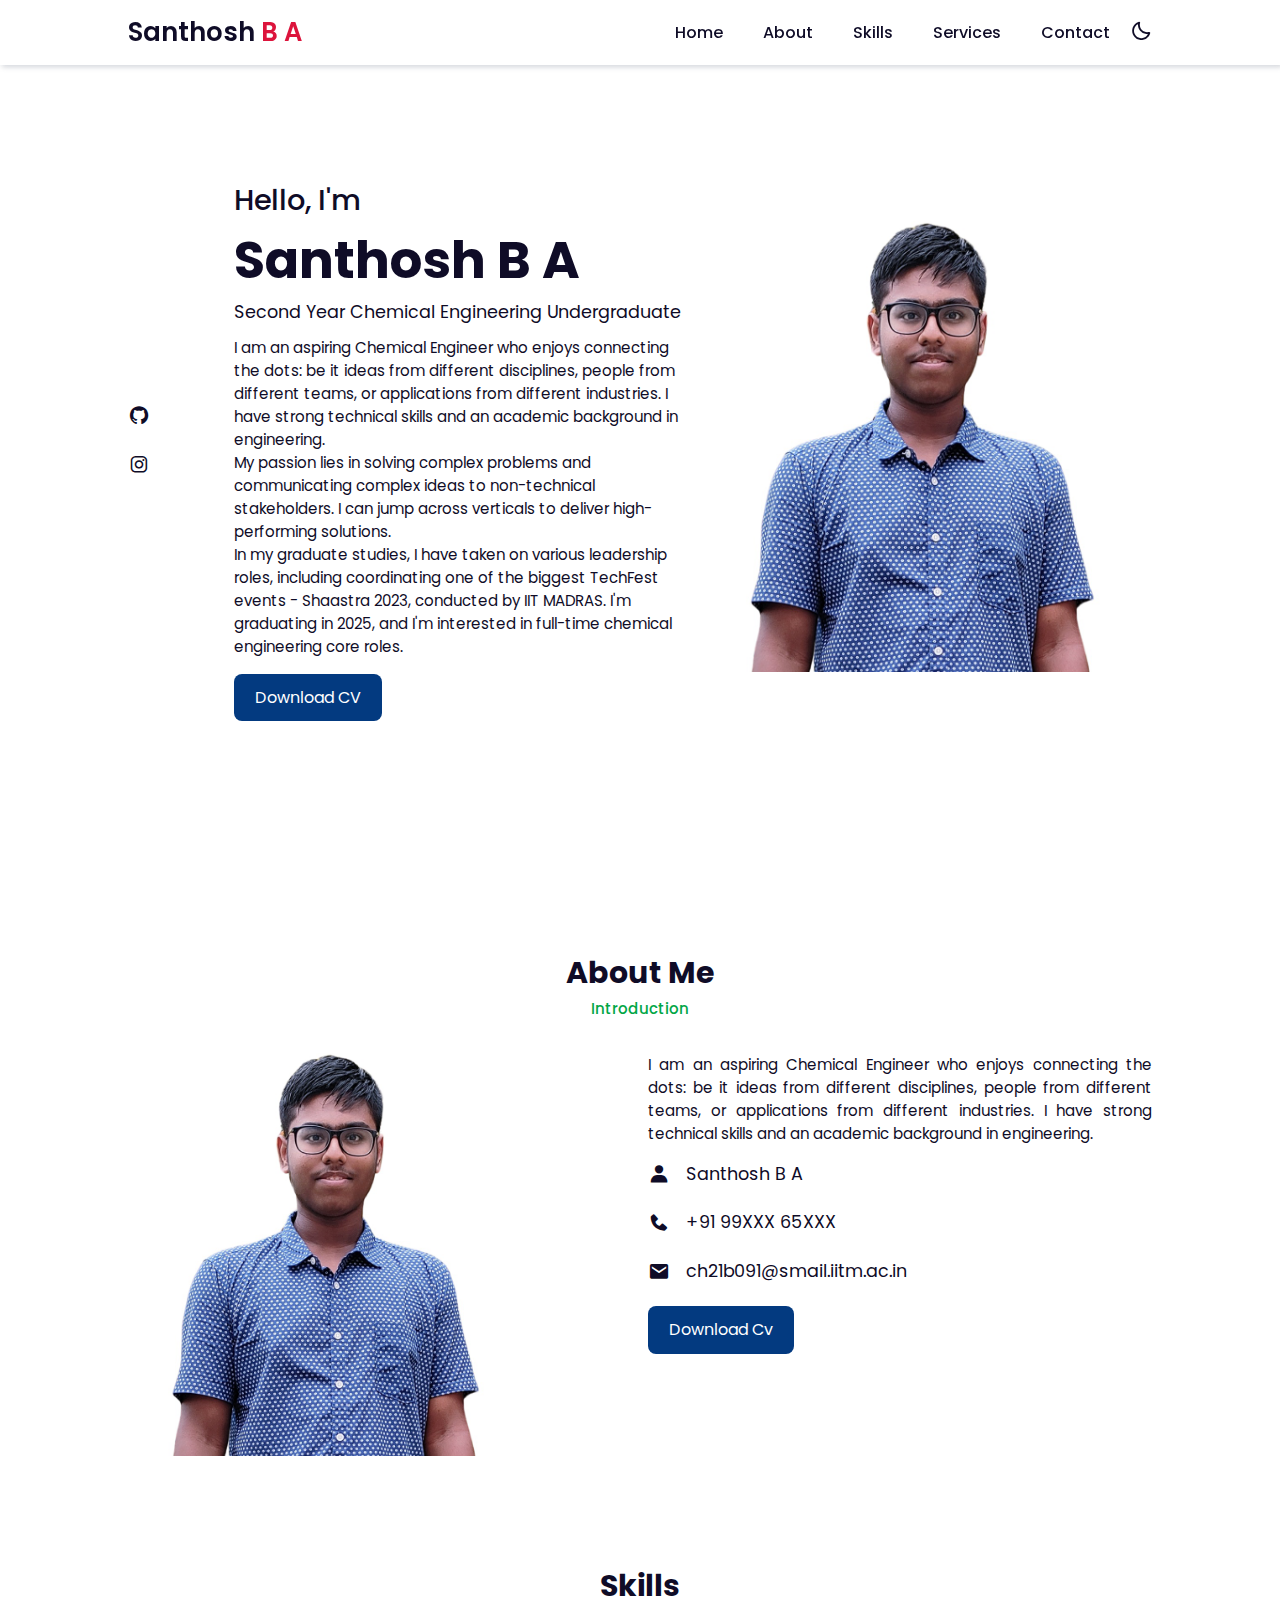
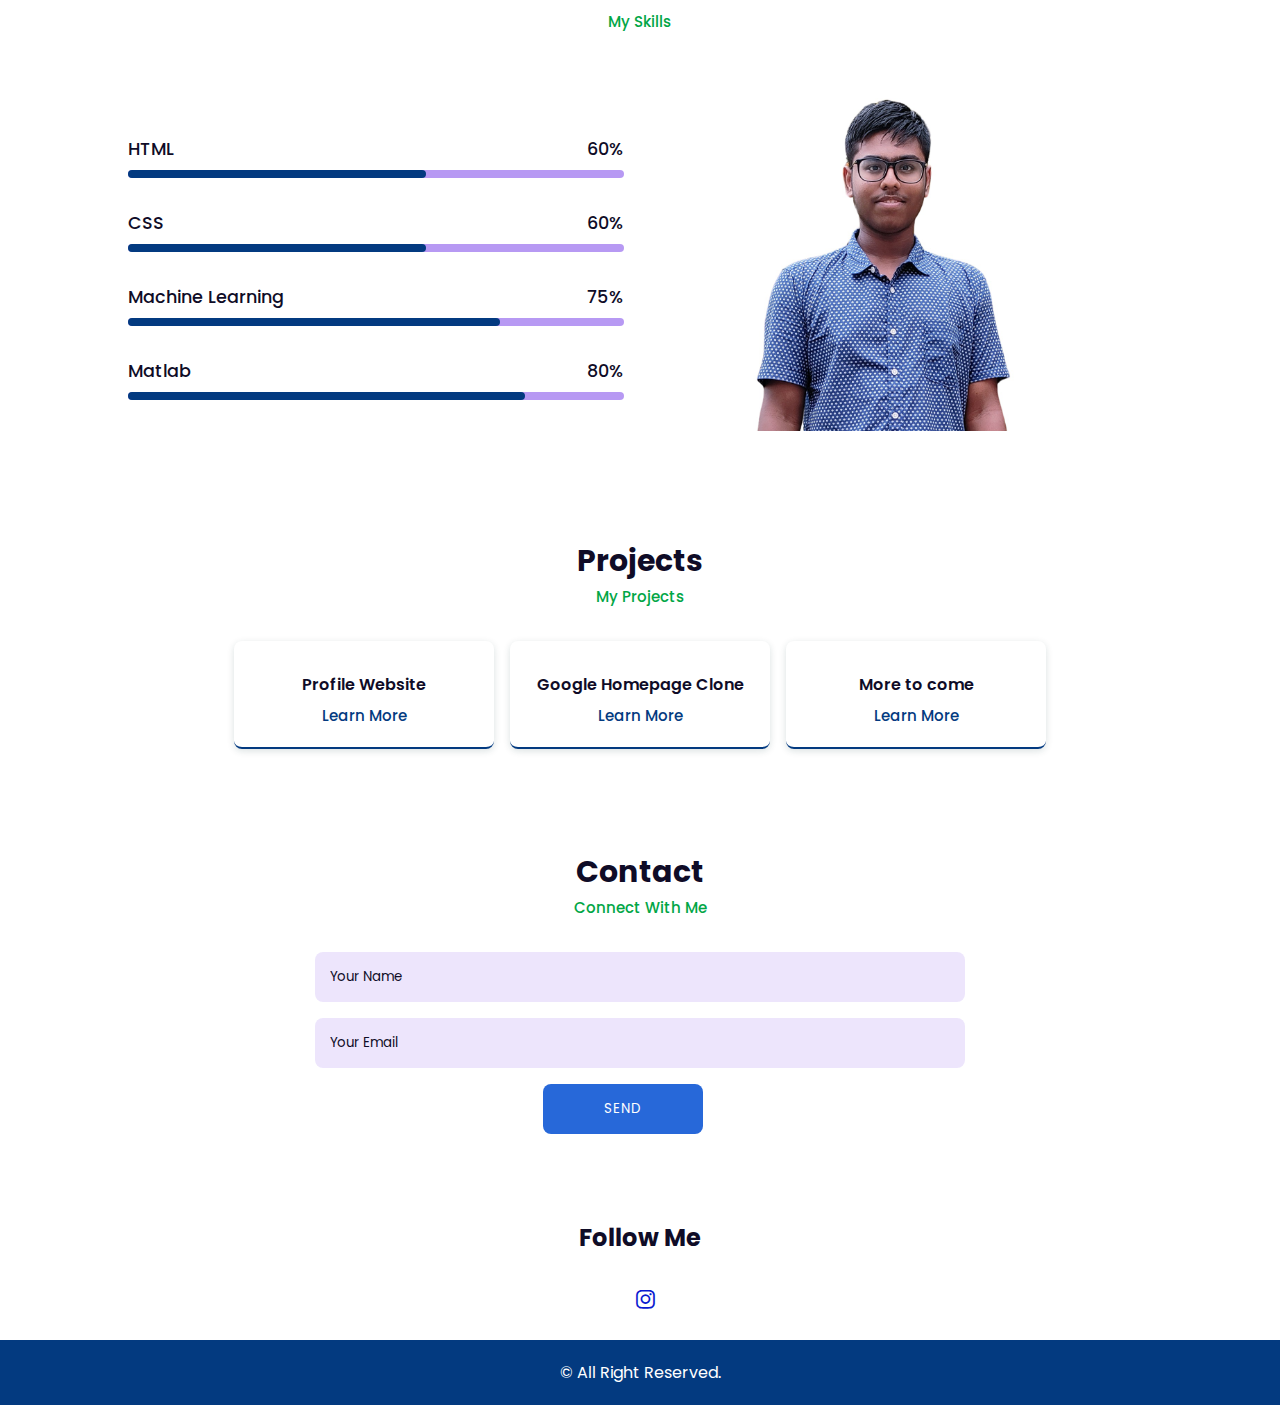
<file: index.html>
<!DOCTYPE html>
<html lang="en">

<head>
    <meta charset="UTF-8">
    <meta http-equiv="X-UA-Compatible" content="IE=edge">
    <meta name="viewport" content="width=device-width, initial-scale=1.0">
    <title>Personal Portfolio Website </title>
    <link rel="stylesheet" href="website.css">
    <link rel="stylesheet" href="https://cdn.jsdelivr.net/npm/boxicons@latest/css/boxicons.min.css">
</head>

<body>
<!-- Navbar  Section Start -->
<header>
    <a href="#" class="logo">Santhosh <span> B A</span></a>

    <div class="bx bx-menu" id="menu-icon"></div>

    <ul class="navbar">
        <li><a href="#home">Home</a></li>
        <li><a href="#about">About</a></li>
        <li><a href="#skills">Skills</a></li>
        <li><a href="#services">Services</a></li>
        <li><a href="#contact">Contact</a></li>
        <div class="bx bx-moon" id="darkmode"></div>
    </ul>
</header>
<!-- Navbar Section End -->
<!-- Home Section Start -->
<section class="home" id="home">
    <div class="social">
        <a href="https://github.com/santocoder"><i class='bx bxl-github'></i></a>
        <a href="https://instagram.com/sandy_ba_04?igshid=ZDdkNTZiNTM="><i class='bx bxl-instagram'></i></a>
    </div>
    <div class="home-img">
        <img src="./santhosh final.jpg" alt="">
    </div>
    <div class="home-text">
        <span>Hello, I'm</span>
        <h1>Santhosh B A</h1>
        <h2>Second Year Chemical Engineering Undergraduate</h2>
        <p>I am an aspiring Chemical Engineer who enjoys connecting the dots: be it ideas from different disciplines, people from different teams, or applications from different industries. I have strong technical skills and an academic background in engineering.<br> My passion lies in solving complex problems and communicating complex ideas to non-technical stakeholders. I can jump across verticals to deliver high-performing solutions.

          <br> In my graduate studies, I have taken on various leadership roles, including coordinating one of the biggest TechFest events - Shaastra 2023, conducted by IIT MADRAS. I'm graduating in 2025, and I'm interested in full-time chemical engineering core roles.

        </p>
        <a href="#contact" class="btn">Download CV</a>
    </div>
</section>
<!-- Home Section End -->
<!-- About Section Start -->

<section class="about" id="about">
    <div class="heading">
        <h2>About Me</h2>
        <span>Introduction</span>
    </div>

    <div class="about-container">
        <div class="about-img">
            <img src="./santhosh final.jpg" alt="">
        </div>
        <div class="about-text">
            <p>I am an aspiring Chemical Engineer who enjoys connecting the dots: be it ideas from different disciplines, people from different teams, or applications from different industries. I have strong technical skills and an academic background in engineering.</p>
            <div class="information">
                <div class="info-box">
                    <i class='bx bxs-user'></i>
                    <span>Santhosh B A</span>
                </div>

                <div class="info-box">
                    <i class='bx bxs-phone'></i>
                    <span>+91 99XXX 65XXX</span>
                </div>

                <div class="info-box">
                    <i class='bx bxs-envelope'></i>
                    <span>ch21b091@smail.iitm.ac.in</span>
                </div>
            </div>
            <a href="#" class="btn">Download Cv</a>
        </div>
    </div>
</section>
<!-- About Section End -->

<!-- Skills Section Start -->

<section class="skills" id="skills">
    <div class="heading">
        <h2>Skills</h2>
        <span>My Skills</span>
    </div>

    <div class="skills-container">
        <div class="bars">

            <div class="bars-box">
                <h3>HTML</h3>
                <span>60%</span>
                <div class="light-bar"></div>
                <div class="percent-bar html-bar"></div>
            </div>

            <div class="bars-box">
                <h3>CSS</h3>
                <span>60%</span>
                <div class="light-bar"></div>
                <div class="percent-bar css-bar"></div>
            </div>

            <div class="bars-box">
                <h3>Machine Learning</h3>
                <span>75%</span>
                <div class="light-bar"></div>
                <div class="percent-bar js-bar"></div>
            </div>

            <div class="bars-box">
                <h3>Matlab</h3>
                <span>80%</span>
                <div class="light-bar"></div>
                <div class="percent-bar react-bar"></div>
            </div>
        </div>
        <div class="skills-img">
            <img src="./santhosh final.jpg" alt="Skill">
        </div>
    </div>
</section>
<!-- Skills Section End -->
<!-- Services Section Start -->
<section class="services" id="services">
    <div class="heading">
        <h2>Projects</h2>
        <span>My Projects</span>
    </div>
    <div class="services-content">

        <div class="services-box">
            <h3>Profile Website</h3>
            <a href="https://santocoder.github.io/homepage-santhoshba/">Learn More</a>
        </div>

        <div class="services-box">
            <h3>Google Homepage Clone</h3>
            <a href="https://santocoder.github.io/chrome-clone-for-app/">Learn More</a>
        </div>
        <div class="services-box">
            <h3>More to come</h3>
            <a href="#">Learn More</a>
        </div>
    </div>
</section>
<!-- Services Section End -->

<!-- Contact Section Start -->
<section class="contact" id="contact">
    <div class="heading">
        <h2>Contact</h2>
        <span>Connect With Me</span>
    </div>
    <div class="contact-form">
        <form action="">
            <input type="text" placeholder="Your Name">
            <input type="email" name="" id="" placeholder="Your Email">
            <textare name="" id="" cols="30" rows="10" placeholder="Write Message Here..."></textare>
                                <input type="button" value="Send" class="contact-button">
                                </form>
                            </div>
                            </section>
                            <!-- Contact Section End -->
                         <div class="footer">
                                <h2>Follow Me</h2>
                                <div class="footer-social">
                                    <a href="https://instagram.com/sandy_ba_04?igshid=ZDdkNTZiNTM="><i class='bx bxl-instagram'></i></a>
                                </div>

                            </div>

                            <div class="copyright">
                                © All Right Reserved.</p>
                            </div>
                            <!-- Javascript -->
                            <script src="script.js"></script>
</body>

</html>
</file>
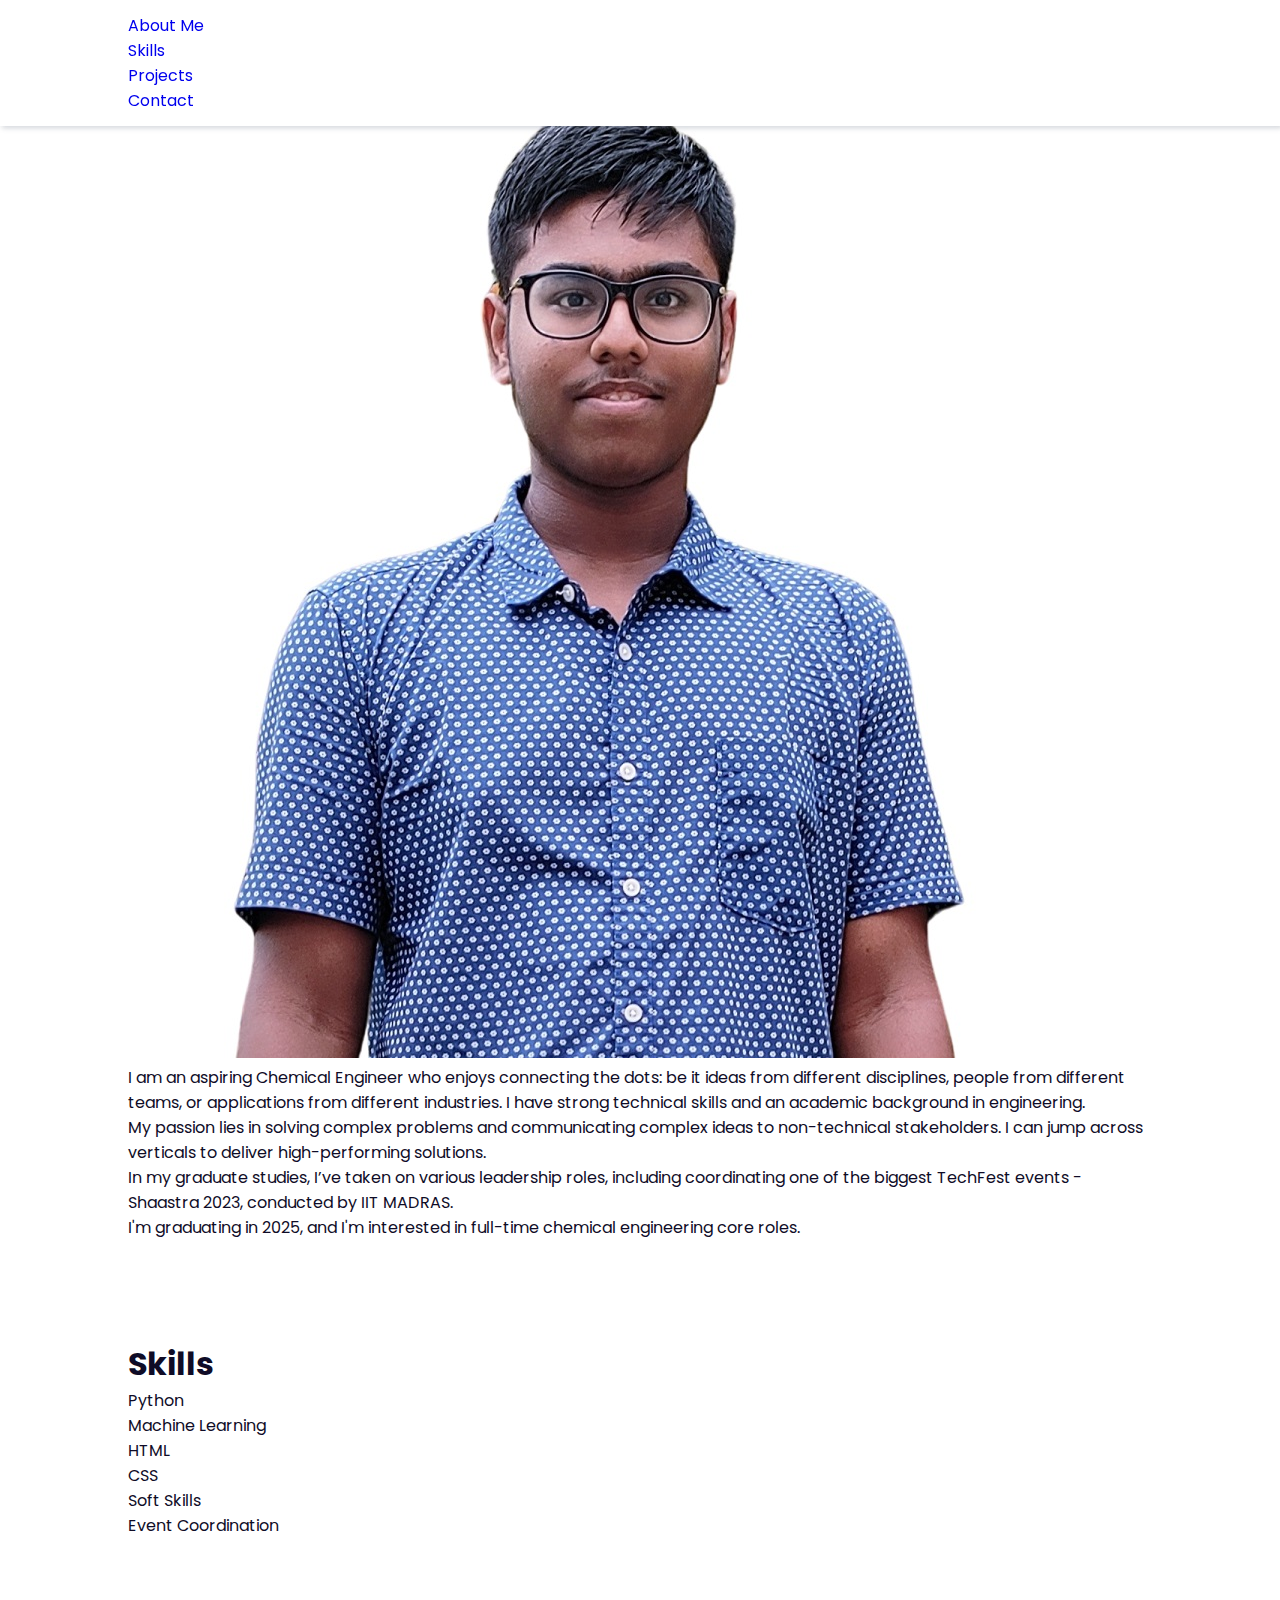
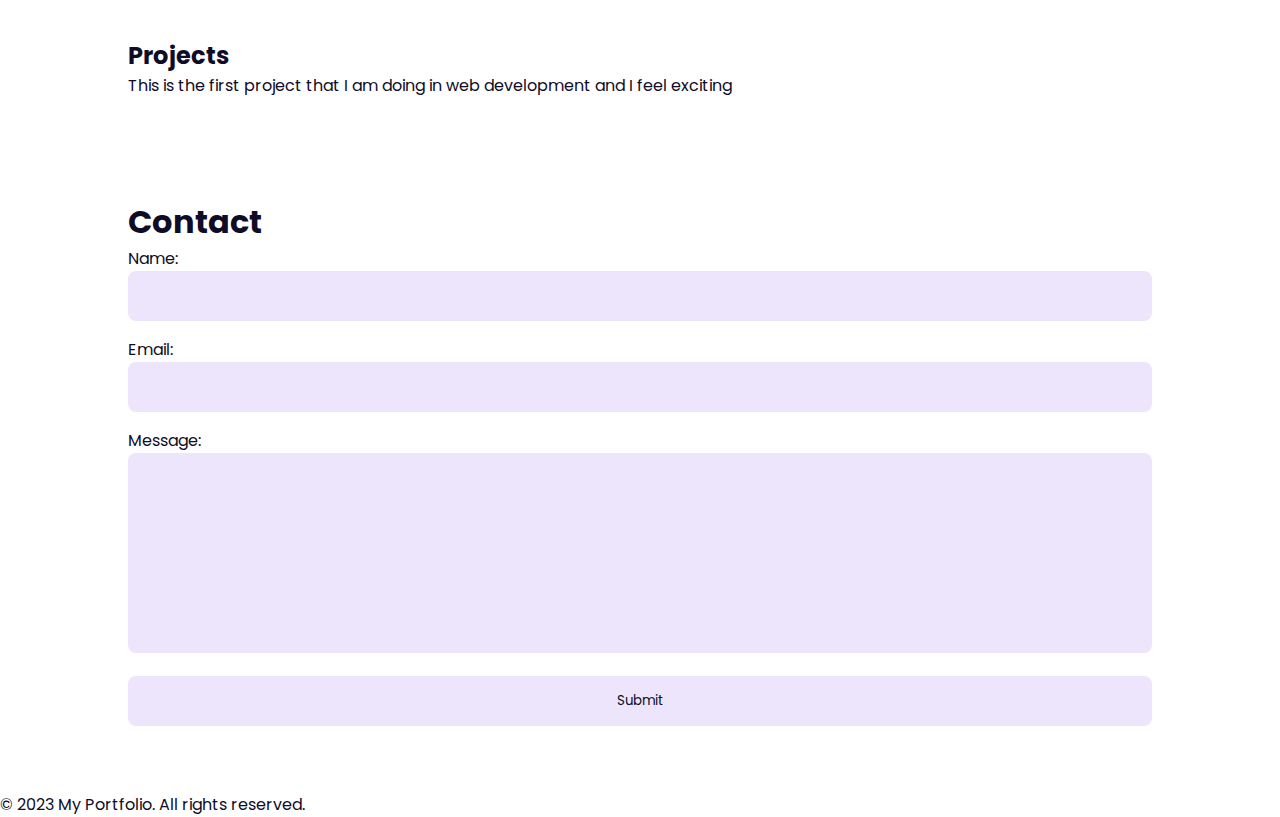
<file: santhoshwebpage.html>
<!DOCTYPE html>
<html>
  <head>
    <title>My Portfolio</title>
    <link rel="stylesheet" type="text/css" href="website.css">
  </head>
  <body>
    <header>
      <nav>
        <ul>
          <li><a href="#about-me">About Me</a></li>
          <li><a href="#skills">Skills</a></li>
          <li><a href="#projects">Projects</a></li>
          <li><a href="#contact">Contact</a></li>
        </ul>
      </nav>
    </header>
    <main>
      <section id="about-me">
        <div class="about-me">
          <h1>About Me</h1>
          <img src="santhosh final.jpg" alt="Profile Picture">
          <p>I am an aspiring Chemical Engineer who enjoys connecting the dots: be it ideas from different disciplines, people from different teams, or applications from different industries. I have strong technical skills and an academic background in engineering.</p>


            <p>My passion lies in solving complex problems and communicating complex ideas to non-technical stakeholders. I can jump across verticals to deliver high-performing solutions.</p>
            
            
            <p>In my graduate studies, I’ve taken on various leadership roles, including coordinating one of the biggest TechFest events - Shaastra 2023, conducted by IIT MADRAS.</p>
            
            <p>I'm graduating in 2025, and I'm interested in full-time chemical engineering core roles.            </p>
        </div>
      </section>
      <section id="skills">
        <div class="skills">
          <h1>Skills</h1>
          <ul>
            <li>Python</li>
            <li>Machine Learning</li>
            <li>HTML</li>
            <li>CSS</li>
            <li>Soft Skills</li>
            <li>Event Coordination</li>
          </ul>
        </div>
      </section>
    
      <section class="projects">
        <h2>Projects</h2>
        <div class="projects-container">
            <ul>
            <li>This is the first project that I am doing in web development and I feel exciting</li>
        </ul>
    </div>
    </section>
    
      <section id="contact">
        <div class="contact">
          <h1>Contact</h1>
          <form>
            <label for="name">Name:</label>
            <input type="text" id="name" name="name"><br>
    
            <label for="email">Email:</label>
            <input type="email" id="email" name="email"><br>
    
            <label for="message">Message:</label>
            <textarea id="message" name="message"></textarea><br>
    
            <input type="submit" value="Submit">
          </form>
        </div>
      </section>
    </main>
    
    <footer>
      <p>&copy; 2023 My Portfolio. All rights reserved.</p>
    </footer>
    </body>
</html>
</file>
<file: website.css>
@import url("https://fonts.googleapis.com/css2?family=Poppins:wght@200;300;400;500;600;700&display=swap");

* {
  margin: 0;
  padding: 0;
  box-sizing: border-box;
  list-style: none;
  text-decoration: none;
  scroll-behavior: smooth;
  scroll-padding-top: 2rem;
  font-family: "Poppins", sans-serif;
}

:root {
  --main-color: #033a80;
  --bg-color: #fff;
  --text-color: #0f0c27;
  --hover: hsl(260, 100%, 51%);
  --big-font: 3.2rem;
  --medium-font: 1.8rem;
  --p-font: 0.941rem;
}

section {
  padding: 50px 10%;
}

body.active {
  --text-color: #fff;
  --bg-color: #0f0c27;
}

body {
  background: var(--bg-color);
  color: var(--text-color);
}

*::selection {
  color: var(--bg-color);
  background: var(--main-color);
}

.heading {
  text-align: center;
}

.heading h2 {
  font-size: 30px;
}

.heading span {
  font-size: var(--p-font);
  color: rgb(2, 166, 70);
}

header {
  position: fixed;
  width: 100%;
  top: 0;
  right: 0;
  z-index: 1000;
  display: flex;
  align-items: center;
  justify-content: space-between;
  background: var(--bg-color);
  padding: 13px 10%;
  transition: 0.2s;
  box-shadow: -3px -3px 7px #ffffff73,
    2px 2px 5px rgba(94, 104, 121, 0.288);
}

header.shadow {
  box-shadow: 0 0 4px rgb(14 55 54 / 15%);
}

.logo {
  font-size: 1.61rem;
  font-weight: 600;
  color: var(--text-color);
}

.logo span {
  font-size: 1.61rem;
  font-weight: 600;
  color: crimson;
}

.navbar {
  display: flex;
}

.navbar a {
  font-size: 1rem;
  padding: 10px 20px;
  color: var(--text-color);
  font-weight: 500;
}

.navbar a:hover {
  color: var(--hover);
}

#menu-icon {
  font-size: 24px;
  cursor: pointer;
  z-index: 10001;
  display: none;
}

#darkmode {
  font-size: 22px;
  cursor: pointer;
}

.home {
  position: relative;
  width: 100%;
  min-height: 100vh;
  display: grid;
  grid-template-columns: 0.2fr 1fr 1fr;
  align-items: center;
  gap: 1rem;
}

.home-img {
  order: 3;
}

.home-img img {
  width: 100%;
}

.home-text span {
  font-size: var(--medium-font);
  font-weight: 500;
}

.home-text h1 {
  font-size: var(--big-font);
}

.home-text h2 {
  font-size: 1.1rem;
  font-weight: 400;
}

.home-text p {
  font-size: var(--p-font);
  font-weight: 400;
  margin: 0.7rem 0 1rem;
}

.social {
  display: flex;
  flex-direction: column;
}

.social a {
  margin-bottom: 1rem;
  font-size: 22px;
  color: var(--text-color);
}

.social a:hover {
  color: var(--hover);
}

.btn {
  display: inline-block;
  background: var(--main-color);
  color: #fff;
  padding: 0.7rem 1.3rem;
  border-radius: 0.5rem;
}

.btn:hover {
  background: var(--hover);
}


.about-container {
  display: grid;
  grid-template-columns: repeat(2, 1fr);
  gap: 1rem;
  margin-top: 2rem;
}

.about-img img {
  width: 80%;
  border-radius: 0.5rem;
}

.about-text p {
  font-size: var(--p-font);
  font-weight: 400;
  text-align: justify;
}

.information {
  margin: 1rem 0 1.4rem;
}

.information .info-box {
  display: flex;
  align-items: center;
  margin-bottom: 1.4rem;
}

.information .info-box .bx {
  font-size: 22px;
}

.information .info-box span {
  font-weight: 400;
  margin-left: 1rem;
}

.skills-container {
  display: grid;
  grid-template-columns: repeat(2, 1fr);
  align-items: center;
  gap: 2rem;
  margin-top: 4rem;
}

.skills-img img {
  width: 80%;
  padding-left: 4rem;
  object-position: center;
}

.bars-box {
  position: relative;
  display: flex;
  justify-content: space-between;
  align-items: center;
  padding: 1rem 0;
  margin-bottom: 1rem;
}

.bars-box h3,
span {
  font-size: 1.1rem;
  font-weight: 500;
}

.light-bar {
  position: absolute;
  bottom: 0;
  left: 0;
  width: 100%;
  height: 0.5rem;
  background: hsla(260, 100%, 44%, 0.4);
  border-radius: 0.5rem;
}

.percent-bar {
  position: absolute;
  bottom: 0;
  left: 0;
  height: 0.5rem;
  background: var(--main-color);
  border-radius: 0.5rem;
}

.html-bar {
  width: 60%;
}

.css-bar {
  width: 60%;
}

.js-bar {
  width: 75%;
}

.react-bar {
  width: 80%;
}

.services-content {
  display: grid;
  grid-template-columns: repeat(auto-fit, minmax(200px, auto));
  justify-content: center;
  gap: 1rem;
  margin-top: 2rem;
}

.services-box {
  padding: 20px;
  width: 260px;
  display: flex;
  flex-direction: column;
  align-items: center;
  text-align: center;
  border-radius: 0.5rem;
  border-bottom: 2px solid var(--main-color);
  box-shadow: 0 2px 7px rgb(14 55 54 / 15%);
}

.services-box:hover {
  background-color: #02225a;
}

.services-box h3 {
  font-size: 1rem;
  font-weight: 600;
  margin: 0.7rem 0 0.4rem;
}

.services-box:hover h3 {
  color: #fff;
}

.services-box a {
  color: var(--main-color);
  font-size: var(--p-font);
  font-weight: 500;
}

.services-box:hover a {
  color: #8b8a8f;
}

.contact-form {
  display: grid;
  place-items: center;
  margin-top: 2rem;
}

.contact-form form {
  display: flex;
  flex-direction: column;
  width: 650px;
}

form input,
textarea {
  padding: 15px;
  border-radius: 0.5rem;
  width: 100%;
  border: none;
  outline: none;
  background: hsla(260, 100%, 44%, 0.1);
  margin-bottom: 1rem;
  color: var(--text-color);
}

form input::placeholder,
textarea::placeholder {
  color: var(--text-color);
}

form textarea {
  resize: none;
  height: 200px;
}

.contact-button {
  width: 160px;
  cursor: pointer;
  background: #2768d9;
  color: #fff;
  justify-content: center;
  text-transform: uppercase;
  letter-spacing: 1px;
  margin-left: 35%;
}

.contact-button:hover {
  background: var(--hover);
}

.footer {
  display: grid;
  place-items: center;
  padding: 20px;
  color: #000;
}

.footer h2 {
  font-size: 1.5rem;
  margin-bottom: 1.6rem;
  color: var(--text-color)
}

.footer-social a i {
  color: rgb(10, 26, 208);
  font-size: 25px;
  margin-left: 10px;
  text-align: center;
  line-height: 40px;
  background-color: #fff;
  border-radius: 50%;
  width: 40px;
  height: 40px;
}

.copyright {
  padding: 20px;
  background: var(--main-color);
  text-align: center;
  color: #fff;
}

.copyright a {
  color: #22cf91;
}

/* For Mobile */
@media (max-width: 991px) {
  header {
    padding: 18px 4%;
  }

  section {
    padding: 50px 4%;
  }
}

@media (max-width: 881px) {
  :root {
    --big-font: 2.7rem;
    --medium-font: 1.4rem;
  }
}

@media (max-width: 768px) {
  :root {
    --big-font: 2.4rem;
    --medium-font: 1.2rem;
  }

  header {
    padding: 11px 4%;
  }

  #menu-icon {
    display: initial;
    color: var(--text-color);
  }

  header .navbar {
    position: absolute;
    top: -500px;
    left: 0;
    right: 0;
    display: flex;
    flex-direction: column;
    background: var(--bg-color);
    box-shadow: 0 4px 4px rgb(0 0 0 / 10%);
    transition: 0.2s ease;
    text-align: center;
  }

  .navbar.active {
    top: 100%;
  }

  .navbar a {
    padding: 1.5rem;
    display: block;
    background: var(--bg-color);
  }

  #darkmode {
    position: absolute;
    top: 1.4rem;
    right: 2rem;
  }

  .scroll-down {
    display: none;
  }

  .home {
    grid-template-columns: 0.5fr 3fr;
  }

  .home-text {
    grid-column: 1/3;
    padding-left: 1.4rem;
  }

  .home-img {
    order: initial;
  }

  .about-container {
    grid-template-columns: 1fr;
  }

  .about-img {
    display: flex;
    justify-content: center;
  }

  .skills-container {
    grid-template-columns: 1fr;
  }

  .skills-img img {
    padding-left: 0;
  }

  .skills-img {
    padding-top: 2rem;
    display: flex;
    justify-content: center;
  }

  .contact-form form {
    width: 300px;
  }

  .contact-button {
    margin-left: 25%;
  }
}

@media (max-width: 340px) {
  :root {
    --big-font: 1.7rem;
    --medium-font: 1.1rem;
  }

  .home-text span {
    font-size: 1rem;
  }

  .home-text h2 {
    font-size: 0.9rem;
    font-weight: 500;
  }

  .information .info-box span {
    font-size: 1rem;
  }

  .contact-form form {
    width: 300px;
  }

  .contact-button {
    margin-left: 25%;
  }
}
</file>
